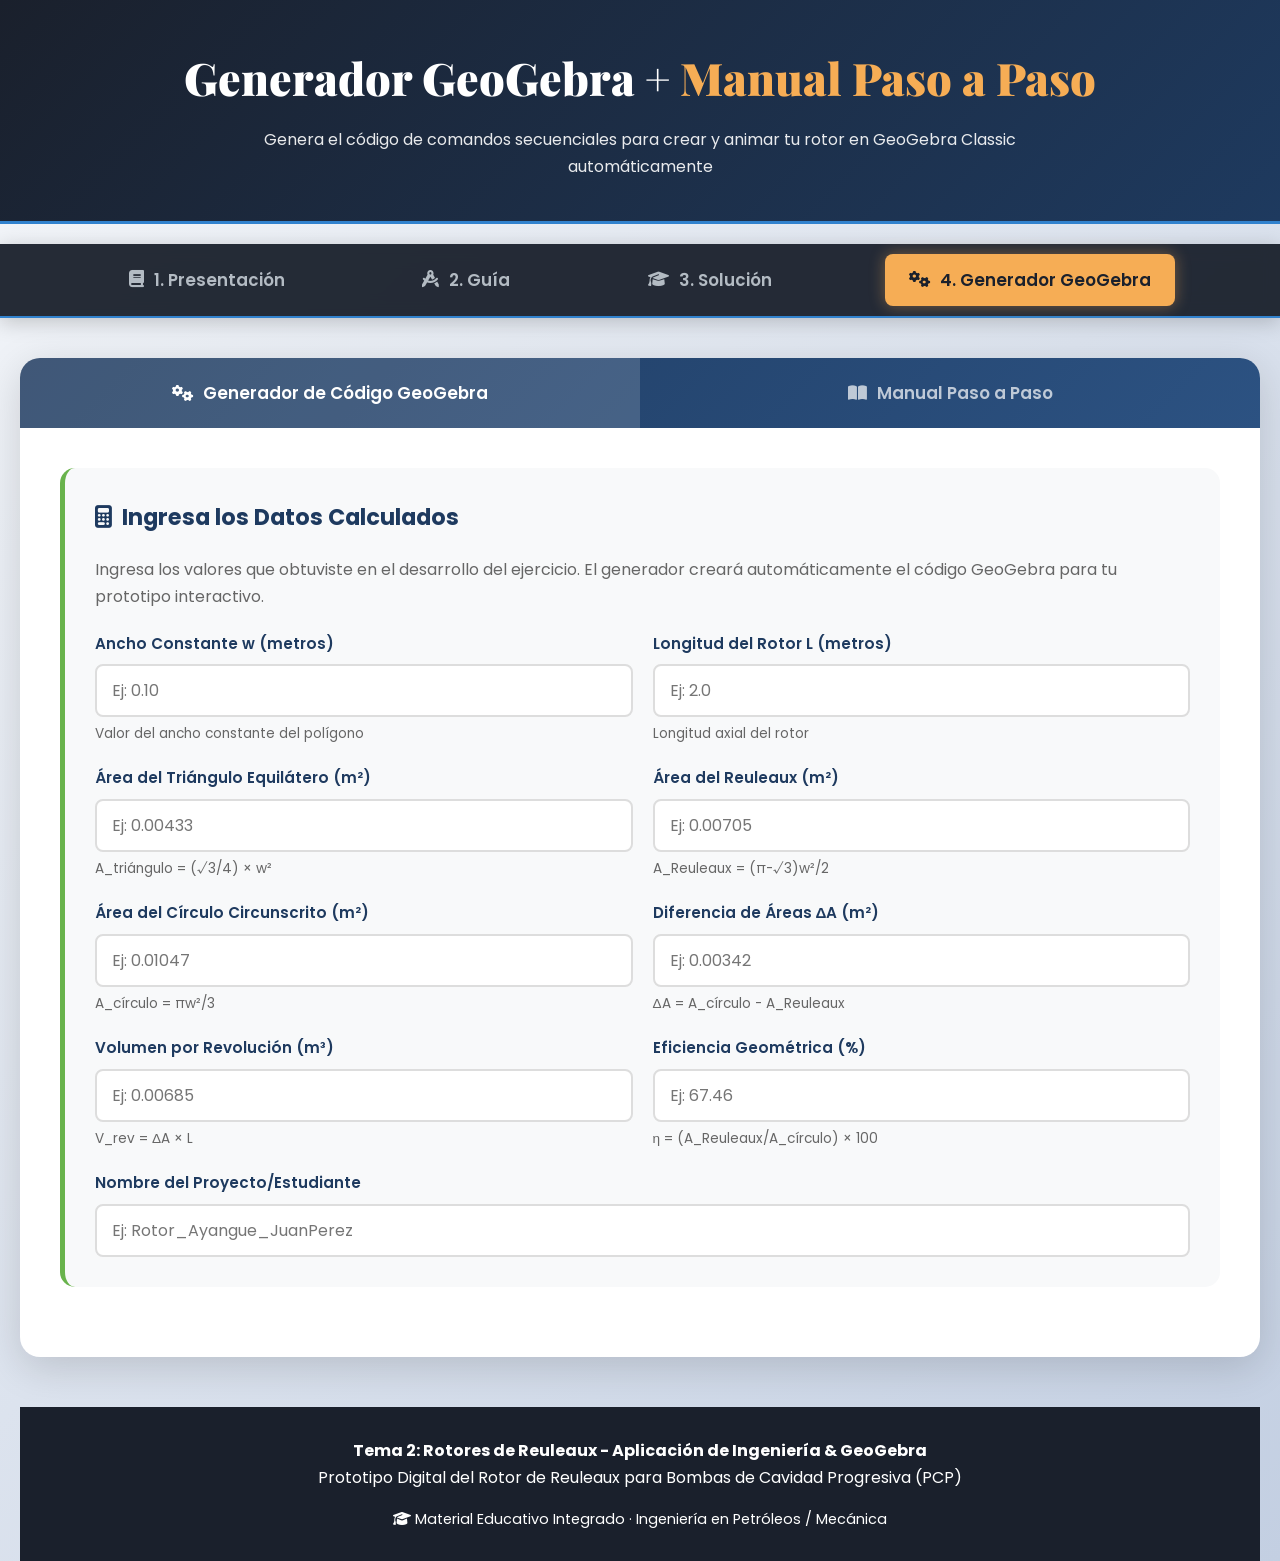
<file: unidad2/CUADRILATEROS/REDAUX/generador.html>
<!DOCTYPE html>
<html lang="es">
<head>
    <meta charset="UTF-8">
    <meta name="viewport" content="width=device-width, initial-scale=1.0">
    <title>Tema 2: Rotores Reuleaux - Generador GeoGebra</title>
    <link rel="preconnect" href="https://fonts.googleapis.com">
    <link rel="preconnect" href="https://fonts.gstatic.com" crossorigin>
    <link href="https://fonts.googleapis.com/css2?family=Poppins:wght@300;400;500;600;700;800&family=Playfair+Display:wght@700;900&display=swap" rel="stylesheet">
    <link rel="stylesheet" href="https://cdnjs.cloudflare.com/ajax/libs/font-awesome/6.4.0/css/all.min.css">
    
    <!-- GeoGebra Applet Deployer CDN -->
    <script src="https://www.geogebra.org/apps/deployggb.js"></script>
    
    <style>
        
        :root {
            --primary: #1e3a5f;
            --secondary: #2c5282;
            --accent: #3182ce;
            --highlight: #f6ad55;
            --dark: #1a202c;
            --light: #f7fafc;
            --warning: #dd6b20;
            --success: #38a169;
            --geogebra: #69b34c;
            --gold: #ffd700;
        }

        * { margin: 0; padding: 0; box-sizing: border-box; }

        body {
            font-family: 'Poppins', sans-serif;
            background: linear-gradient(135deg, #f5f7fa 0%, #c3cfe2 100%);
            color: var(--dark);
            line-height: 1.7;
        }

        .hero {
            background: linear-gradient(135deg, var(--dark) 0%, var(--primary) 50%, var(--secondary) 100%);
            color: white;
            padding: 50px 20px;
            text-align: center;
        }

        .hero h1 {
            font-family: 'Playfair Display', serif;
            font-size: clamp(1.8em, 4vw, 2.8em);
            margin-bottom: 15px;
        }

        .hero h1 span { color: var(--highlight); }

        .hero-badge {
            display: inline-block;
            background: rgba(246, 173, 85, 0.2);
            border: 2px solid var(--highlight);
            color: var(--highlight);
            padding: 8px 25px;
            border-radius: 30px;
            font-size: 0.9em;
            font-weight: 600;
            margin-bottom: 20px;
        }

        .container { max-width: 1300px; margin: 0 auto; padding: 0 20px; }

        /* TABS */
        .tabs-container {
            margin: 40px auto;
            background: white;
            border-radius: 20px;
            box-shadow: 0 10px 40px rgba(0,0,0,0.15);
            overflow: hidden;
        }

        .tabs-header {
            display: flex;
            background: linear-gradient(135deg, var(--primary), var(--secondary));
        }

        .sub-tab-button {
            flex: 1;
            padding: 22px 20px;
            background: transparent;
            border: none;
            color: rgba(255,255,255,0.7);
            font-family: 'Poppins', sans-serif;
            font-size: 1.05em;
            font-weight: 600;
            cursor: pointer;
            transition: all 0.3s;
            display: flex;
            align-items: center;
            justify-content: center;
            gap: 10px;
        }

        .sub-tab-button:hover { background: rgba(255,255,255,0.1); color: white; }

        .sub-tab-button.active {
            color: white;
            background: rgba(255,255,255,0.15);
        }

        .sub-tab-content { display: none; padding: 40px; animation: fadeIn 0.5s; }
        .sub-tab-content.active { display: block; }

        @keyframes fadeIn {
            from { opacity: 0; transform: translateY(10px); }
            to { opacity: 1; transform: translateY(0); }
        }

        /* FORMS */
        .form-section {
            background: #f8f9fa;
            border-radius: 15px;
            padding: 30px;
            margin-bottom: 30px;
            border-left: 5px solid var(--geogebra);
        }

        .form-section h3 {
            color: var(--primary);
            margin-bottom: 20px;
            font-size: 1.4em;
            display: flex;
            align-items: center;
            gap: 10px;
        }

        .form-grid {
            display: grid;
            grid-template-columns: repeat(auto-fit, minmax(300px, 1fr));
            gap: 20px;
            margin-bottom: 20px;
        }

        .form-group {
            display: flex;
            flex-direction: column;
        }

        .form-group label {
            font-weight: 600;
            color: var(--primary);
            margin-bottom: 8px;
            font-size: 0.95em;
        }

        .form-group input {
            padding: 12px 15px;
            border: 2px solid #ddd;
            border-radius: 8px;
            font-family: 'Poppins', sans-serif;
            font-size: 1em;
            transition: all 0.3s;
        }

        .form-group input:focus {
            outline: none;
            border-color: var(--geogebra);
            box-shadow: 0 0 0 3px rgba(105, 179, 76, 0.1);
        }

        .form-group small {
            color: #666;
            font-size: 0.85em;
            margin-top: 5px;
        }

        /* CODE BLOCK */
        .code-block {
            background: #2d3748;
            color: #e2e8f0;
            padding: 20px;
            border-radius: 10px;
            font-family: 'Courier New', monospace;
            font-size: 0.9em;
            margin: 20px 0;
            overflow-x: auto;
            border-left: 5px solid var(--geogebra);
            position: relative;
            max-height: 400px;
            overflow-y: auto;
        }

        .code-block::before {
            content: 'GeoGebra Script';
            position: absolute;
            top: 0;
            right: 0;
            background: var(--geogebra);
            color: white;
            padding: 3px 12px;
            border-radius: 0 0 0 8px;
            font-size: 0.8em;
            font-weight: 600;
        }

        /* BUTTONS */
        .btn {
            padding: 14px 30px;
            border: none;
            border-radius: 30px;
            font-family: 'Poppins', sans-serif;
            font-size: 1em;
            font-weight: 600;
            cursor: pointer;
            transition: all 0.3s;
            display: inline-flex;
            align-items: center;
            gap: 10px;
            text-decoration: none;
            margin: 10px 5px;
        }

        .btn-primary {
            background: linear-gradient(135deg, var(--geogebra), #5a9e3f);
            color: white;
            box-shadow: 0 5px 15px rgba(105, 179, 76, 0.3);
        }

        .btn-primary:hover {
            transform: translateY(-2px);
            box-shadow: 0 8px 20px rgba(105, 179, 76, 0.4);
        }

        .btn-success {
            background: linear-gradient(135deg, var(--success), #34ce57);
            color: white;
        }

        .btn-warning {
            background: linear-gradient(135deg, var(--warning), var(--highlight));
            color: white;
        }

        /* MANUAL STEPS */
        .manual-section {
            margin-bottom: 40px;
        }

        .manual-section h2 {
            color: var(--primary);
            font-size: 2em;
            margin-bottom: 20px;
            padding-bottom: 10px;
            border-bottom: 3px solid var(--accent);
        }

        .step-box {
            background: white;
            border-radius: 15px;
            padding: 30px;
            margin: 25px 0;
            box-shadow: 0 5px 20px rgba(0,0,0,0.08);
            border-left: 5px solid var(--geogebra);
            position: relative;
        }

        .step-number {
            position: absolute;
            top: -18px;
            left: 25px;
            background: var(--geogebra);
            color: white;
            width: 45px;
            height: 45px;
            border-radius: 50%;
            display: flex;
            align-items: center;
            justify-content: center;
            font-weight: 800;
            font-size: 1.2em;
            box-shadow: 0 3px 10px rgba(0,0,0,0.2);
        }

        .step-box h3 {
            color: var(--primary);
            margin-top: 10px;
            margin-bottom: 15px;
            font-size: 1.3em;
        }

        .step-box h4 {
            color: var(--secondary);
            margin: 15px 0 10px 0;
        }

        .step-box p {
            margin-bottom: 12px;
            color: #555;
            line-height: 1.8;
        }

        .step-box ul, .step-box ol {
            margin-left: 25px;
            margin-bottom: 15px;
        }

        .step-box li {
            margin: 10px 0;
            line-height: 1.7;
        }

        .screenshot-placeholder {
            background: #f8f9fa;
            border: 3px dashed #ddd;
            border-radius: 10px;
            padding: 40px;
            text-align: center;
            margin: 20px 0;
            color: #666;
        }

        .screenshot-placeholder i {
            font-size: 3em;
            margin-bottom: 15px;
            color: var(--geogebra);
        }

        .tip-box {
            background: #d1ecf1;
            border-left: 4px solid #17a2b8;
            padding: 15px;
            border-radius: 8px;
            margin: 15px 0;
        }

        .warning-box {
            background: #fff3cd;
            border-left: 5px solid var(--warning);
            padding: 15px;
            border-radius: 8px;
            margin: 15px 0;
        }

        .success-box {
            background: #d4edda;
            border-left: 5px solid var(--success);
            padding: 15px;
            border-radius: 8px;
            margin: 15px 0;
        }

        .info-box {
            background: #e3f2fd;
            border-left: 5px solid var(--accent);
            padding: 15px;
            border-radius: 8px;
            margin: 15px 0;
        }

        .highlight-box {
            background: linear-gradient(135deg, #fff9e6, #fff3cd);
            border-left: 5px solid var(--warning);
            padding: 25px;
            border-radius: 10px;
            margin: 25px 0;
        }

        .highlight-box h4 {
            color: var(--warning);
            margin-bottom: 15px;
            display: flex;
            align-items: center;
            gap: 10px;
        }

        .checklist {
            list-style: none;
            padding-left: 0;
        }

        .checklist li {
            padding: 10px 0 10px 35px;
            position: relative;
            font-size: 1.05em;
        }

        .checklist li::before {
            content: '\f00c';
            font-family: 'Font Awesome 6 Free';
            font-weight: 900;
            position: absolute;
            left: 0;
            color: var(--geogebra);
        }

        .video-container {
            position: relative;
            padding-bottom: 56.25%;
            height: 0;
            overflow: hidden;
            border-radius: 10px;
            margin: 20px 0;
            background: #000;
        }

        footer {
            background: var(--dark);
            color: white;
            padding: 30px 20px;
            text-align: center;
            margin-top: 50px;
        }

        @media (max-width: 768px) {
            .sub-tab-button { font-size: 0.9em; padding: 15px 10px; }
            .sub-tab-content { padding: 20px; }
            .form-grid { grid-template-columns: 1fr; }
            .step-box { padding: 20px; }
        }
    
        
/* ==========================================================================
   NAVIGATION BAR & GLOBAL THEME
   ========================================================================== */
:root {
    --primary: #1e3a5f;
    --secondary: #2c5282;
    --accent: #3182ce;
    --highlight: #f6ad55;
    --dark: #1a202c;
    --light: #f7fafc;
    --warning: #dd6b20;
    --success: #38a169;
    --geogebra: #69b34c;
    --gold: #ffd700;
}

.main-tabs-nav {
    position: -webkit-sticky;
    position: sticky;
    top: 0;
    z-index: 1000;
    background: rgba(26, 32, 44, 0.95);
    border-bottom: 2px solid var(--accent);
    backdrop-filter: blur(10px);
    box-shadow: 0 4px 20px rgba(0, 0, 0, 0.2);
}

.tabs-nav-container {
    max-width: 1200px;
    margin: 0 auto;
    display: flex;
    justify-content: space-around;
    padding: 10px 20px;
}

.main-tab-button {
    background: transparent;
    border: none;
    color: rgba(240, 248, 255, 0.7);
    padding: 12px 24px;
    font-family: 'Poppins', sans-serif;
    font-size: clamp(0.85em, 1.8vw, 1.05em);
    font-weight: 600;
    cursor: pointer;
    border-radius: 8px;
    transition: all 0.3s ease;
    display: flex;
    align-items: center;
    gap: 10px;
    text-decoration: none;
}

.main-tab-button:hover {
    color: var(--highlight);
    background: rgba(255, 255, 255, 0.05);
}

.main-tab-button.active {
    color: var(--dark);
    background: var(--highlight);
    box-shadow: 0 0 15px rgba(246, 173, 85, 0.4);
}

.tab-header-block {
    background: linear-gradient(135deg, var(--dark) 0%, var(--primary) 100%);
    color: white;
    padding: 40px 20px;
    text-align: center;
    border-bottom: 3px solid var(--accent);
    margin-bottom: 20px;
}

.tab-header-block h1 {
    font-family: 'Playfair Display', serif;
    font-size: clamp(1.8em, 4vw, 2.8em);
    font-weight: 900;
    margin-bottom: 10px;
}

.tab-header-block h1 span {
    color: var(--highlight);
}

.tab-header-block p {
    font-size: 1em;
    opacity: 0.9;
    max-width: 800px;
    margin: 0 auto;
}

.formula-box .katex-display {
    margin: 15px 0;
    padding: 10px;
    background: rgba(255, 255, 255, 0.6);
    border-radius: 6px;
    box-shadow: inset 0 1px 3px rgba(0,0,0,0.05);
}

    </style>
</head>
<body>
    <div class="tab-header-block">
        <h1>Generador GeoGebra + <span>Manual Paso a Paso</span></h1>
        <p>Genera el código de comandos secuenciales para crear y animar tu rotor en GeoGebra Classic automáticamente</p>
    </div>
    
    <!-- NAVEGACIÓN POR PÁGINAS INDEPENDIENTES (STICKY) -->
    <nav class="main-tabs-nav">
        <div class="tabs-nav-container">
            <a class="main-tab-button" href="index.html"><i class="fas fa-book"></i> 1. Presentación</a><a class="main-tab-button" href="guia.html"><i class="fas fa-drafting-compass"></i> 2. Guía</a><a class="main-tab-button" href="solucion.html"><i class="fas fa-graduation-cap"></i> 3. Solución</a><a class="main-tab-button active" href="generador.html"><i class="fas fa-cogs"></i> 4. Generador GeoGebra</a>
        </div>
    </nav>
    
    
    <div class="container" style="margin-top: 30px;">
        <div class="tabs-container">
            <div class="tabs-header">
                <button class="sub-tab-button active" onclick="switchSubTab(event, 'generator')">
                    <i class="fas fa-cogs"></i>
                    Generador de Código GeoGebra
                </button>
                <button class="sub-tab-button" onclick="switchSubTab(event, 'manual')">
                    <i class="fas fa-book-open"></i>
                    Manual Paso a Paso
                </button>
            </div>

            <!-- TAB 1: GENERATOR -->
            <div id="generator" class="sub-tab-content active">
                <div class="form-section">
                    <h3><i class="fas fa-calculator"></i> Ingresa los Datos Calculados</h3>
                    <p style="margin-bottom: 20px; color: #666;">
                        Ingresa los valores que obtuviste en el desarrollo del ejercicio. El generador creará automáticamente 
                        el código GeoGebra para tu prototipo interactivo.
                    </p>

                    <div class="form-grid">
                        <div class="form-group">
                            <label>Ancho Constante w (metros)</label>
                            <input type="number" id="inputW" step="0.01" placeholder="Ej: 0.10" onchange="generateCode()">
                            <small>Valor del ancho constante del polígono</small>
                        </div>
                        <div class="form-group">
                            <label>Longitud del Rotor L (metros)</label>
                            <input type="number" id="inputL" step="0.1" placeholder="Ej: 2.0" onchange="generateCode()">
                            <small>Longitud axial del rotor</small>
                        </div>
                    </div>

                    <div class="form-grid">
                        <div class="form-group">
                            <label>Área del Triángulo Equilátero (m²)</label>
                            <input type="number" id="inputAreaTri" step="0.0001" placeholder="Ej: 0.00433" onchange="generateCode()">
                            <small>A_triángulo = (√3/4) × w²</small>
                        </div>
                        <div class="form-group">
                            <label>Área del Reuleaux (m²)</label>
                            <input type="number" id="inputAreaReu" step="0.0001" placeholder="Ej: 0.00705" onchange="generateCode()">
                            <small>A_Reuleaux = (π-√3)w²/2</small>
                        </div>
                    </div>

                    <div class="form-grid">
                        <div class="form-group">
                            <label>Área del Círculo Circunscrito (m²)</label>
                            <input type="number" id="inputAreaCirc" step="0.0001" placeholder="Ej: 0.01047" onchange="generateCode()">
                            <small>A_círculo = πw²/3</small>
                        </div>
                        <div class="form-group">
                            <label>Diferencia de Áreas ΔA (m²)</label>
                            <input type="number" id="inputDeltaA" step="0.0001" placeholder="Ej: 0.00342" onchange="generateCode()">
                            <small>ΔA = A_círculo - A_Reuleaux</small>
                        </div>
                    </div>

                    <div class="form-grid">
                        <div class="form-group">
                            <label>Volumen por Revolución (m³)</label>
                            <input type="number" id="inputVol" step="0.0001" placeholder="Ej: 0.00685" onchange="generateCode()">
                            <small>V_rev = ΔA × L</small>
                        </div>
                        <div class="form-group">
                            <label>Eficiencia Geométrica (%)</label>
                            <input type="number" id="inputEff" step="0.01" placeholder="Ej: 67.46" onchange="generateCode()">
                            <small>η = (A_Reuleaux/A_círculo) × 100</small>
                        </div>
                    </div>

                    <div class="form-group" style="margin-top: 20px;">
                        <label>Nombre del Proyecto/Estudiante</label>
                        <input type="text" id="inputName" placeholder="Ej: Rotor_Ayangue_JuanPerez" onchange="generateCode()">
                    </div>
                </div>

                <div class="form-section" id="codeSection" style="display: none;">
                    <h3><i class="fas fa-code"></i> Código GeoGebra Generado</h3>
                    <p style="margin-bottom: 20px; color: #666;">
                        Copia cada comando línea por línea usando el botón de copiar a la derecha, e ingrésalos en la sección de Entrada de la calculadora de GeoGebra que aparece abajo.
                    </p>

                    <div id="geoGebraCodeLines" style="margin: 20px 0; display: flex; flex-direction: column; gap: 8px; max-height: 380px; overflow-y: auto; padding-right: 5px;"></div>

                    <div style="text-align: center; margin-top: 30px;">
                        <button class="btn btn-primary" onclick="copyCode()">
                            <i class="fas fa-copy"></i> Copiar Código al Portapapeles
                        </button>
                        <button class="btn btn-success" onclick="downloadCode()">
                            <i class="fas fa-download"></i> Descargar como Archivo .txt
                        </button>
                    </div>

                    <div class="highlight-box" style="margin-top: 30px;">
                        <h4><i class="fas fa-info-circle"></i> ¿Qué hace este código?</h4>
                        <ul class="checklist">
                            <li>Crea un prototipo interactivo del rotor de Reuleaux</li>
                            <li>Muestra el triángulo equilátero base y los 3 arcos</li>
                            <li>Dibuja el círculo circunscrito (estator)</li>
                            <li>Calcula y muestra automáticamente: áreas, ΔA, volumen, eficiencia</li>
                            <li>Permite animar la rotación del rotor</li>
                            <li>Muestra texto dinámico con todos los valores</li>
                            <li>Colorea las regiones para mejor visualización</li>
                        </ul>
                    </div>
                                    <!-- PANTALLA GEOGEBRA INTEGRADA -->
                    <div class="geogebra-embed-section" style="margin-top: 40px; padding: 25px; background: white; border-radius: 15px; box-shadow: 0 5px 25px rgba(0,0,0,0.05); border-top: 5px solid var(--geogebra);">
                        <h3 style="color: var(--primary); margin-bottom: 15px; display: flex; align-items: center; gap: 10px;">
                            <i class="fas fa-shapes"></i> Pantalla de GeoGebra Calculadora
                        </h3>
                        <p style="margin-bottom: 25px; color: #666;">
                            Usa esta calculadora integrada para ir pegando cada línea de comando. Haz clic en "Entrada..." en el panel izquierdo (con el signo +), presiona Ctrl+V y presiona Enter.
                        </p>
                        <div style="display: flex; justify-content: center; width: 100%;">
                            <div id="ggb-element" style="width: 100%; max-width: 1000px; height: 550px; border: 1px solid #e2e8f0; border-radius: 12px; overflow: hidden; box-shadow: 0 4px 12px rgba(0,0,0,0.05);"></div>
                        </div>
                    </div>
                </div>
            </div>

            <!-- TAB 2: MANUAL -->
            <div id="manual" class="sub-tab-content">
                <div class="manual-section">
                    <h2><i class="fas fa-book"></i> Manual Paso a Paso: Inserción de Comandos en GeoGebra</h2>
                    <p style="font-size: 1.1em; color: #666; margin-bottom: 30px;">
                        Aprende cómo usar los comandos generados en GeoGebra Classic (escritorio o web) ingresándolos de forma secuencial.
                    </p>

                    <div class="highlight-box">
                        <h4><i class="fas fa-lightbulb"></i> Dos métodos de inserción</h4>
                        <ul class="checklist">
                            <li><strong>Método Rápido:</strong> Copiar el bloque completo y pegarlo directamente en la Barra de Entrada. GeoGebra procesará todos los comandos en un instante.</li>
                            <li><strong>Método Educativo (Paso a Paso):</strong> Copiar e introducir los comandos <strong>línea por línea</strong> presionando Enter tras cada una. Esto te permite ver cómo se construye cada parte en tiempo real.</li>
                        </ul>
                    </div>

                    <div class="step-box">
                        <div class="step-number">1</div>
                        <h3><i class="fas fa-globe"></i> Abrir GeoGebra Classic</h3>
                        <ol>
                            <li>Abre tu GeoGebra Classic instalado en la computadora.</li>
                            <li>O ingresa a la versión web: <a href="https://www.geogebra.org/classic" target="_blank" style="color: var(--accent); font-weight: 600;">geogebra.org/classic</a>.</li>
                        </ol>
                    </div>

                    <div class="step-box">
                        <div class="step-number">2</div>
                        <h3><i class="fas fa-copy"></i> Copiar los Comandos</h3>
                        <ol>
                            <li>Ve a la pestaña anterior <strong>"Generador de Código"</strong>.</li>
                            <li>Ingresa las dimensiones calculadas en tu ejercicio.</li>
                            <li>Haz clic en el botón <strong>"Copiar Código al Portapapeles"</strong>.</li>
                        </ol>
                    </div>

                    <div class="step-box">
                        <div class="step-number">3</div>
                        <h3><i class="fas fa-keyboard"></i> Inserción en la Barra de Entrada</h3>
                        <p>Ubica la <strong>Barra de Entrada</strong> en GeoGebra (puede ser el cuadro con el signo más <code>+</code> en el panel algebraico a la izquierda o la barra inferior).</p>
                        
                        <h4>Para introducción línea por línea:</h4>
                        <ol>
                            <li>Copia la primera línea de comandos (ej. <code>Delete[w]</code>), pégala en la Entrada y presiona <strong>Enter</strong>.</li>
                            <li>Haz lo mismo con la siguiente línea (ej. <code>w = Slider[0.01, 1.0, 0.01]</code>) y verás aparecer el slider.</li>
                            <li>Repite este proceso línea por línea. Verás cómo se generan los puntos, el estator circular, el rotor y el texto de manera secuencial.</li>
                        </ol>
                        
                        <h4>Para inserción del bloque completo:</h4>
                        <ol>
                            <li>Haz clic en el cuadro de la Barra de Entrada.</li>
                            <li>Presiona <strong>Ctrl+V</strong> para pegar todo el bloque a la vez.</li>
                            <li>Presiona <strong>Enter</strong>. GeoGebra ejecutará toda la lista automáticamente en un segundo.</li>
                        </ol>
                    </div>

                    <div class="step-box">
                        <div class="step-number">4</div>
                        <h3><i class="fas fa-sliders-h"></i> Control e Interactividad</h3>
                        <p>Una vez insertado todo el código, puedes controlar el prototipo con el ratón:</p>
                        <ul>
                            <li>Arrastra el slider <strong>w</strong> para aumentar o disminuir el ancho constante del rotor y ver cómo se redimensiona el círculo exterior.</li>
                            <li>Arrastra el slider <strong>L</strong> para alterar la longitud axial.</li>
                            <li>Observa que el cuadro de reporte a la derecha actualiza todos los valores dinámicos automáticamente.</li>
                        </ul>
                    </div>

                    <div class="step-box">
                        <div class="step-number">5</div>
                        <h3><i class="fas fa-play"></i> Activar la Animación</h3>
                        <p>Para ver el rotor de Reuleaux girando dentro de la cavidad:</p>
                        <ol>
                            <li>Haz clic derecho sobre el slider <strong>alfa</strong> en la vista algebraica o gráfica.</li>
                            <li>Selecciona <strong>"Activar animación"</strong>.</li>
                            <li>El rotor comenzará a girar. Puedes pausar o cambiar la velocidad desde el botón de reproducción que aparece abajo a la izquierda.</li>
                        </ol>
                    </div>

                    <div class="step-box">
                        <div class="step-number">6</div>
                        <h3><i class="fas fa-save"></i> Guardar y Grabar Video</h3>
                        <ol>
                            <li>Ve a Menú → Archivo → Guardar como → <strong>Rotor_Reuleaux.ggb</strong>.</li>
                            <li>Graba tu video de 3 minutos explicando tu maqueta y tus cálculos usando Loom, OBS Studio o Zoom.</li>
                        </ol>
                    </div>
                </div>
            </div>
    </div>
    
    
    <!-- FOOTER ÚNICO UNIFICADO -->
    <footer>
        <div class="container">
            <p><strong>Tema 2: Rotores de Reuleaux - Aplicación de Ingeniería & GeoGebra</strong></p>
            <p>Prototipo Digital del Rotor de Reuleaux para Bombas de Cavidad Progresiva (PCP)</p>
            <p style="margin-top: 15px; font-size: 0.9em;">
                <i class="fas fa-graduation-cap"></i> Material Educativo Integrado · Ingeniería en Petróleos / Mecánica
            </p>
        </div>
    </footer>


    <script>
        let generatedCode = '';

        function switchSubTab(event, tabName) {
            document.querySelectorAll('.sub-tab-content').forEach(tab => {
                tab.classList.remove('active');
            });
            document.querySelectorAll('.sub-tab-button').forEach(btn => {
                btn.classList.remove('active');
            });
            document.getElementById(tabName).classList.add('active');
            event.currentTarget.classList.add('active');
            
            const subTabsContainer = document.querySelector('.tabs-container');
            if (subTabsContainer) {
                subTabsContainer.scrollIntoView({ behavior: 'smooth', block: 'start' });
            }
        }

        function generateCode() {
            const w = document.getElementById('inputW').value || '0.10';
            const L = document.getElementById('inputL').value || '2.0';
            const areaTri = document.getElementById('inputAreaTri').value || '0.00433';
            const areaReu = document.getElementById('inputAreaReu').value || '0.00705';
            const areaCirc = document.getElementById('inputAreaCirc').value || '0.01047';
            const deltaA = document.getElementById('inputDeltaA').value || '0.00342';
            const vol = document.getElementById('inputVol').value || '0.00685';
            const eff = document.getElementById('inputEff').value || '67.46';
            const name = document.getElementById('inputName').value || 'Rotor_Reuleaux';

            // Generar fórmulas matemáticas válidas para la sección de Entrada de GeoGebra Suite Calculadora
            // Se omiten comandos de scripting (Delete, SetValue, SetColor, SetOpacity, SetLineStyle)
            // para garantizar total compatibilidad con la entrada algebraica estándar.
            generatedCode = `w = ${w}
L = ${L}
alfa = 0°
w_diseno = ${w}
L_diseno = ${L}
A_triangulo_diseno = ${areaTri}
A_Reuleaux_diseno = ${areaReu}
A_circulo_diseno = ${areaCirc}
DeltaA_diseno = ${deltaA}
V_rev_diseno = ${vol}
Eficiencia_diseno = ${eff}
A = (0, 0)
B = (w, 0)
C = (w / 2, w * sqrt(3) / 2)
O = (A + B + C) / 3
R = w / sqrt(3)
circulo_estator = Circle[O, R]
A_rot = Rotate[A, alfa, O]
B_rot = Rotate[B, alfa, O]
C_rot = Rotate[C, alfa, O]
triangulo_rot = Polygon[A_rot, B_rot, C_rot]
arco1 = CircularArc[A_rot, B_rot, C_rot]
arco2 = CircularArc[B_rot, C_rot, A_rot]
arco3 = CircularArc[C_rot, A_rot, B_rot]
A_triangulo_dinamico = (sqrt(3) / 4) * w^2
A_Reuleaux_dinamico = ((pi - sqrt(3)) / 2) * w^2
A_circulo_dinamico = (pi / 3) * w^2
DeltaA_dinamico = A_circulo_dinamico - A_Reuleaux_dinamico
V_rev_dinamico = DeltaA_dinamico * L
Eficiencia_dinamico = (A_Reuleaux_dinamico / A_circulo_dinamico) * 100
textoResultados = Text["<html><font color='#1e3a5f'><b>PROTOTIPO: ${name}</b></font><br><br><b>VALORES DE DISEÑO (MANUAL):</b><br>w = " + w_diseno + " m<br>L = " + L_diseno + " m<br>Área Triángulo = " + A_triangulo_diseno + " m²<br>Área Rotor = " + A_Reuleaux_diseno + " m²<br>Área Estator = " + A_circulo_diseno + " m²<br>Área Cavidad (ΔA) = " + DeltaA_diseno + " m²<br>Vol. por Revolución = " + V_rev_diseno + " m³<br>Eficiencia Geométrica = " + Eficiencia_diseno + "%<br><br><b>VALORES DINÁMICOS (SLIDERS):</b><br>w = " + w + " m<br>L = " + L + " m<br>Área Triángulo = " + A_triangulo_dinamico + " m²<br>Área Rotor = " + A_Reuleaux_dinamico + " m²<br>Área Estator = " + A_circulo_dinamico + " m²<br>Área Cavidad (ΔA) = " + DeltaA_dinamico + " m²<br>Vol. por Revolución = " + V_rev_dinamico + " m³<br>Eficiencia Geométrica = " + Eficiencia_dinamico + "%</html>", (w * 1.5, w * 1.5)]`;

            const lines = generatedCode.split('\n').map(l => l.trim()).filter(l => l.length > 0);
            const linesContainer = document.getElementById('geoGebraCodeLines');
            linesContainer.innerHTML = '';
            
            lines.forEach((line, idx) => {
                const row = document.createElement('div');
                row.className = 'code-line-row';
                row.style.display = 'flex';
                row.style.alignItems = 'center';
                row.style.justifyContent = 'space-between';
                row.style.background = '#f8f9fa';
                row.style.border = '1px solid #e2e8f0';
                row.style.borderRadius = '8px';
                row.style.padding = '8px 15px';
                row.style.fontFamily = 'monospace';
                row.style.fontSize = '1.05em';
                row.style.marginBottom = '8px';
                
                row.innerHTML = `
                    <div style="display: flex; align-items: center; gap: 10px; flex-grow: 1; overflow-x: auto;">
                        <span style="color: #a0aec0; font-weight: 600; min-width: 25px; user-select: none;">${idx + 1}</span>
                        <code class="line-content" style="white-space: pre; color: var(--secondary); font-weight: 600;">${line}</code>
                    </div>
                    <button class="btn-copy-line" onclick="copyIndividualLine(this)" style="background: transparent; border: none; color: var(--accent); cursor: pointer; padding: 5px 10px; font-size: 1.1em; transition: all 0.2s;" title="Copiar esta línea">
                        <i class="fas fa-copy"></i>
                    </button>
                `;
                linesContainer.appendChild(row);
            });

            document.getElementById('codeSection').style.display = 'block';
            document.getElementById('codeSection').scrollIntoView({ behavior: 'smooth', block: 'nearest' });
        }

        function copyCode() {
            if (!generatedCode) {
                alert('Primero ingresa todos los datos para generar el código');
                return;
            }
            
            navigator.clipboard.writeText(generatedCode).then(() => {
                alert('¡Fórmulas copiadas al portapapeles!\n\nAhora abre tu GeoGebra (Suite Calculadora o Classic), haz clic en la sección "Entrada..." e ingresa las líneas una por una presionando Enter en cada paso.');
            }).catch(err => {
                const textarea = document.createElement('textarea');
                textarea.value = generatedCode;
                document.body.appendChild(textarea);
                textarea.select();
                document.execCommand('copy');
                document.body.removeChild(textarea);
                alert('¡Fórmulas copiadas al portapapeles!');
            });
        }

        function downloadCode() {
            if (!generatedCode) {
                alert('Primero genera el código');
                return;
            }
            
            const name = document.getElementById('inputName').value || 'Rotor_Reuleaux';
            const blob = new Blob([generatedCode], { type: 'text/plain' });
            const url = URL.createObjectURL(blob);
            const link = document.createElement('a');
            link.href = url;
            link.download = `${name}_GeoGebra_Commands.txt`;
            link.click();
            URL.revokeObjectURL(url);
        }

        function copyIndividualLine(button) {
            const codeElement = button.parentElement.querySelector('.line-content');
            if (codeElement) {
                navigator.clipboard.writeText(codeElement.textContent).then(() => {
                    const icon = button.querySelector('i');
                    icon.className = 'fas fa-check';
                    icon.style.color = 'var(--success)';
                    setTimeout(() => {
                        icon.className = 'fas fa-copy';
                        icon.style.color = '';
                    }, 1500);
                });
            }
        }

        // GeoGebra Applet Parameters
        var params = {
            "appName": "suite",
            "width": 1000,
            "height": 550,
            "showToolBar": true,
            "showAlgebraInput": true,
            "showMenuBar": true,
            "enableRightClick": true,
            "enableLabelDrags": false,
            "enableShiftDragZoom": true,
            "showResetIcon": true,
            "useBrowserForJS": true,
            "language": "es"
        };
        var applet = new GGBApplet(params, true);
        window.addEventListener("DOMContentLoaded", function() {
            applet.inject('ggb-element');
        });
    </script>
</body>
</html>
</file>
